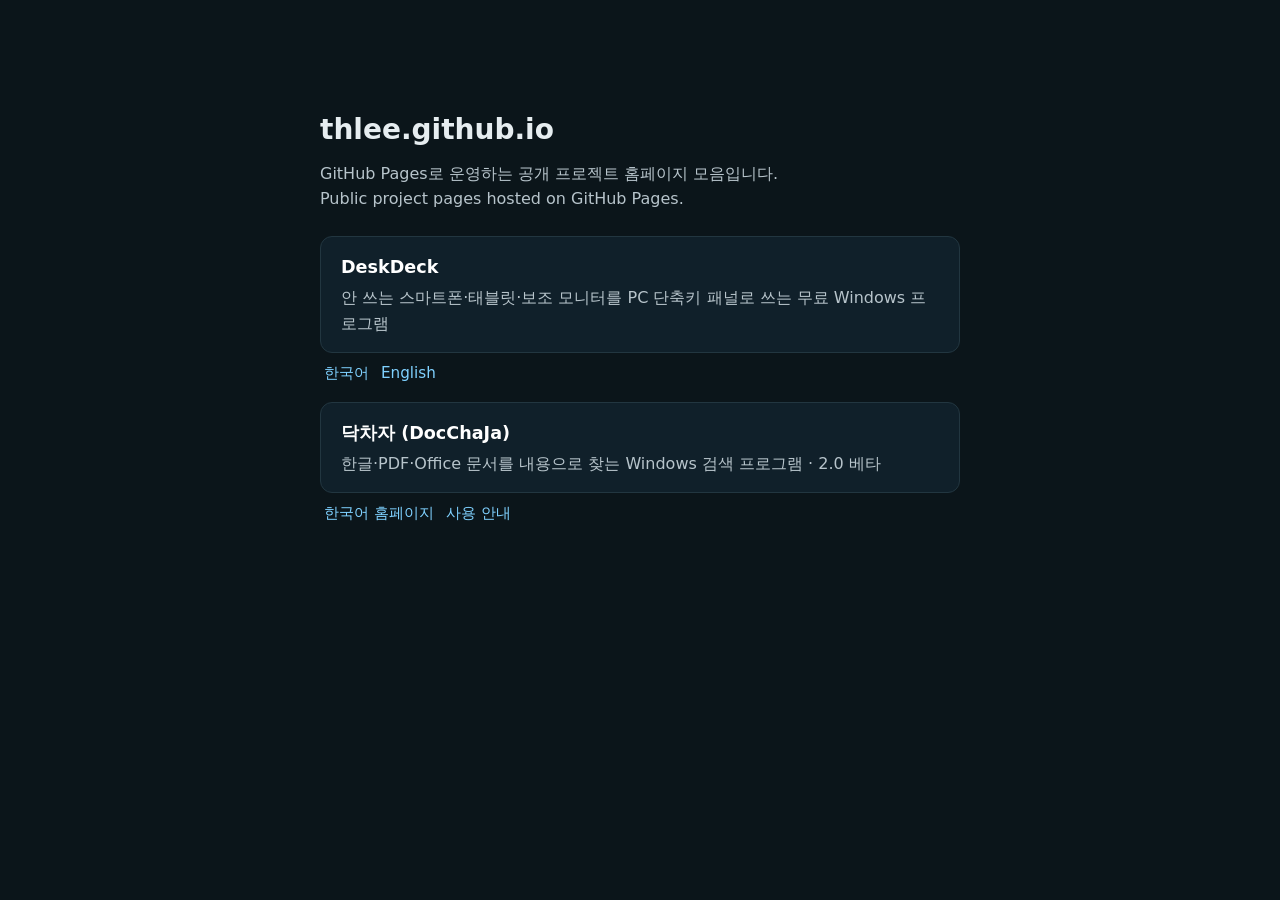
<file: index.html>
<!doctype html>
  <html lang="ko">
  <head>
  <meta charset="utf-8">
  <meta name="viewport" content="width=device-width, initial-scale=1">
  <title>thlee.github.io</title>
  <meta name="description" content="thlee의 GitHub Pages 루트 페이지입니다. DeskDeck 홈페이지(한국어·영문)로 이동할 수 있습니다.">
  <link rel="canonical" href="https://thlee.github.io/">
  <meta name="theme-color" content="#0b151a">
  <style>
  body{margin:0;font-family:system-ui,-apple-system,"Segoe UI",Roboto,"Noto Sans KR",sans-serif;background:#0b151a;color:#e6edf0;line-height:1.6}
main{max-width:640px;margin:0 auto;padding:12vh 24px 8vh}
h1{font-size:1.75rem;margin:0 0 .5rem}
p{margin:0 0 1rem;color:#b7c4cb}
ul{list-style:none;padding:0;margin:1.5rem 0 0}
li{margin:0 0 1rem}
a{color:#7fd1ff;text-decoration:none}
a:hover{text-decoration:underline}
  .card{display:block;padding:1rem 1.25rem;border:1px solid #223640;border-radius:12px;background:#10202a;color:#b7c4cb}
.card strong{display:block;font-size:1.1rem;margin-bottom:.25rem;color:#fff}
.lang{margin:.5rem 0 0 .25rem;font-size:.95rem}
.lang a{margin-right:.75rem}
</style>
  </head>
  <body>
  <main>
  <h1>thlee.github.io</h1>
  <p>GitHub Pages로 운영하는 공개 프로젝트 홈페이지 모음입니다.<br><span lang="en">Public project pages hosted on GitHub Pages.</span></p>
<ul>
  <li>
  <a class="card" href="/deskdeck/"><strong>DeskDeck</strong>안 쓰는 스마트폰·태블릿·보조 모니터를 PC 단축키 패널로 쓰는 무료 Windows 프로그램</a>
  <p class="lang"><a href="/deskdeck/" hreflang="ko">한국어</a><a href="/deskdeck/index.en.html" lang="en" hreflang="en">English</a></p>
  </li>
  <li>
  <a class="card" href="/docchaja/"><strong>닥차자 (DocChaJa)</strong>한글·PDF·Office 문서를 내용으로 찾는 Windows 검색 프로그램 · 2.0 베타</a>
  <p class="lang"><a href="/docchaja/" hreflang="ko">한국어 홈페이지</a><a href="/docchaja/guide.html">사용 안내</a></p>
  </li>
  </ul>
  </main>
  </body>
  </html>
</file>
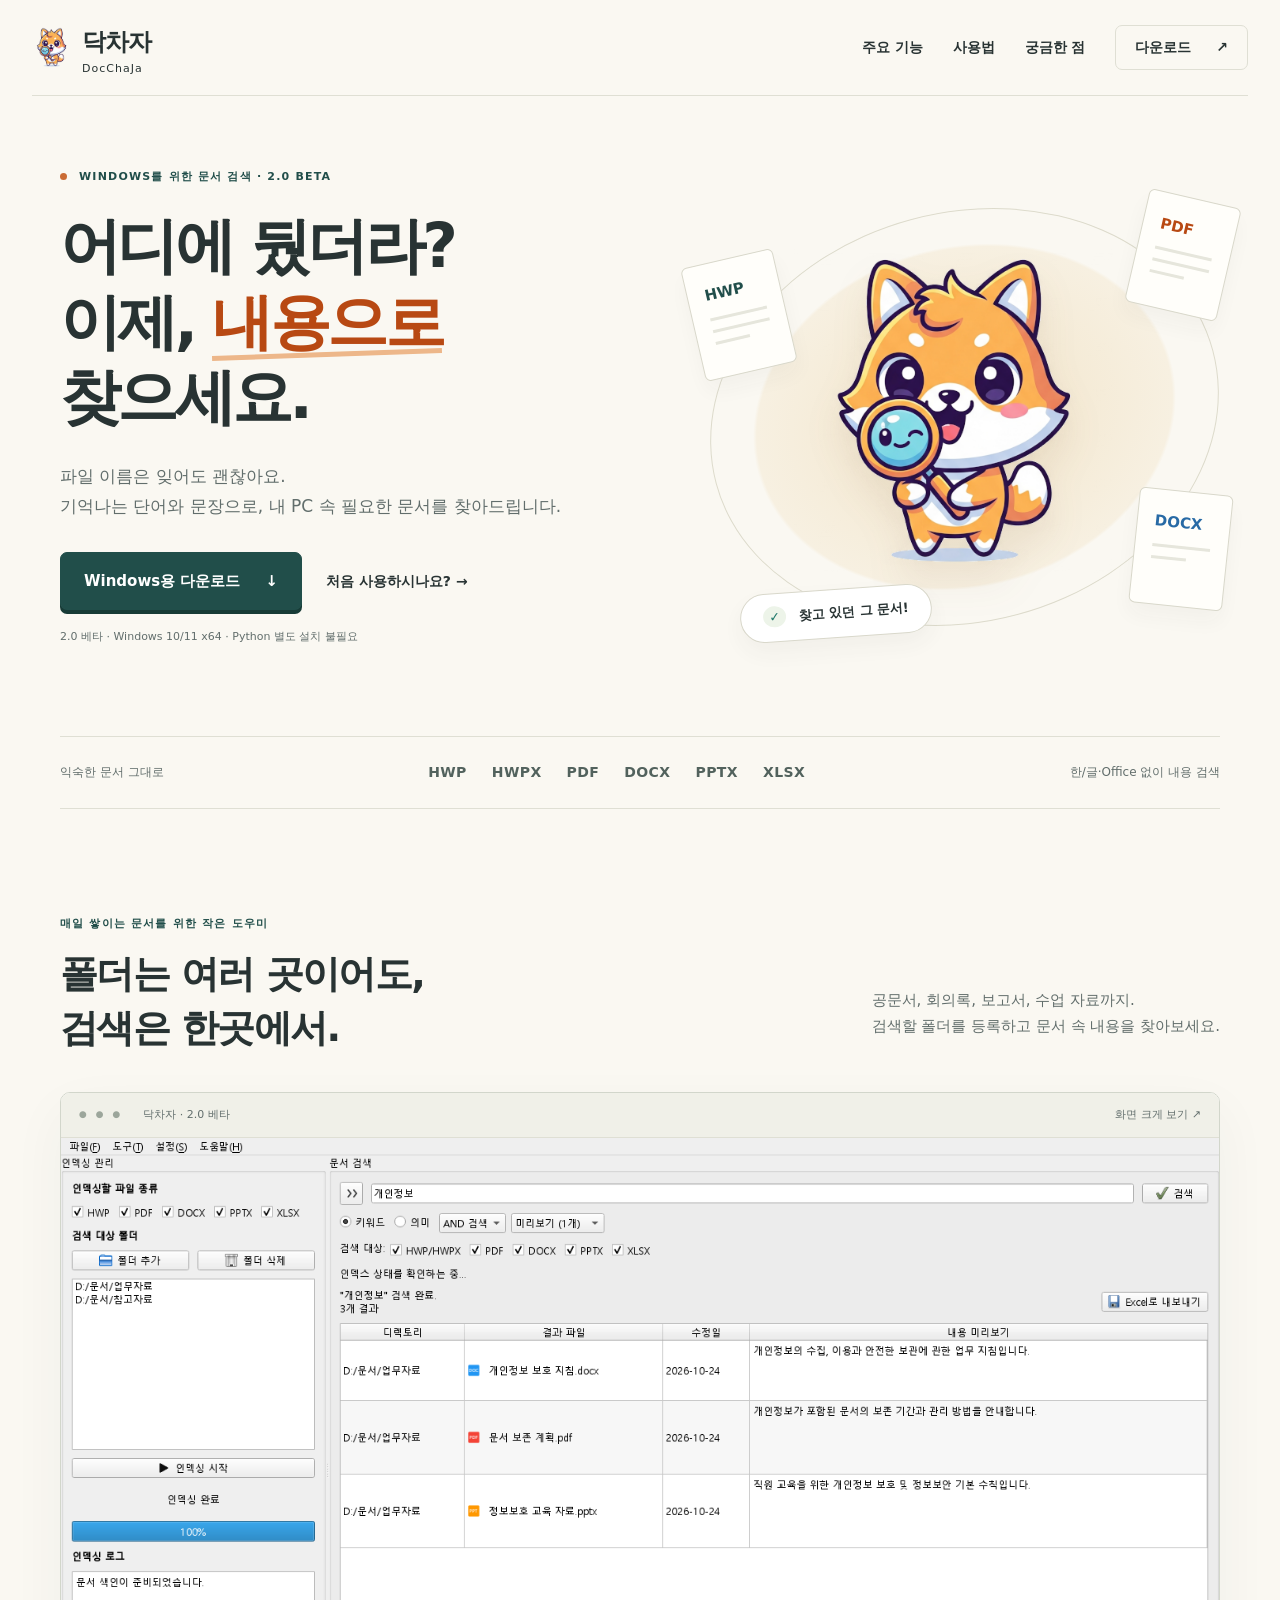
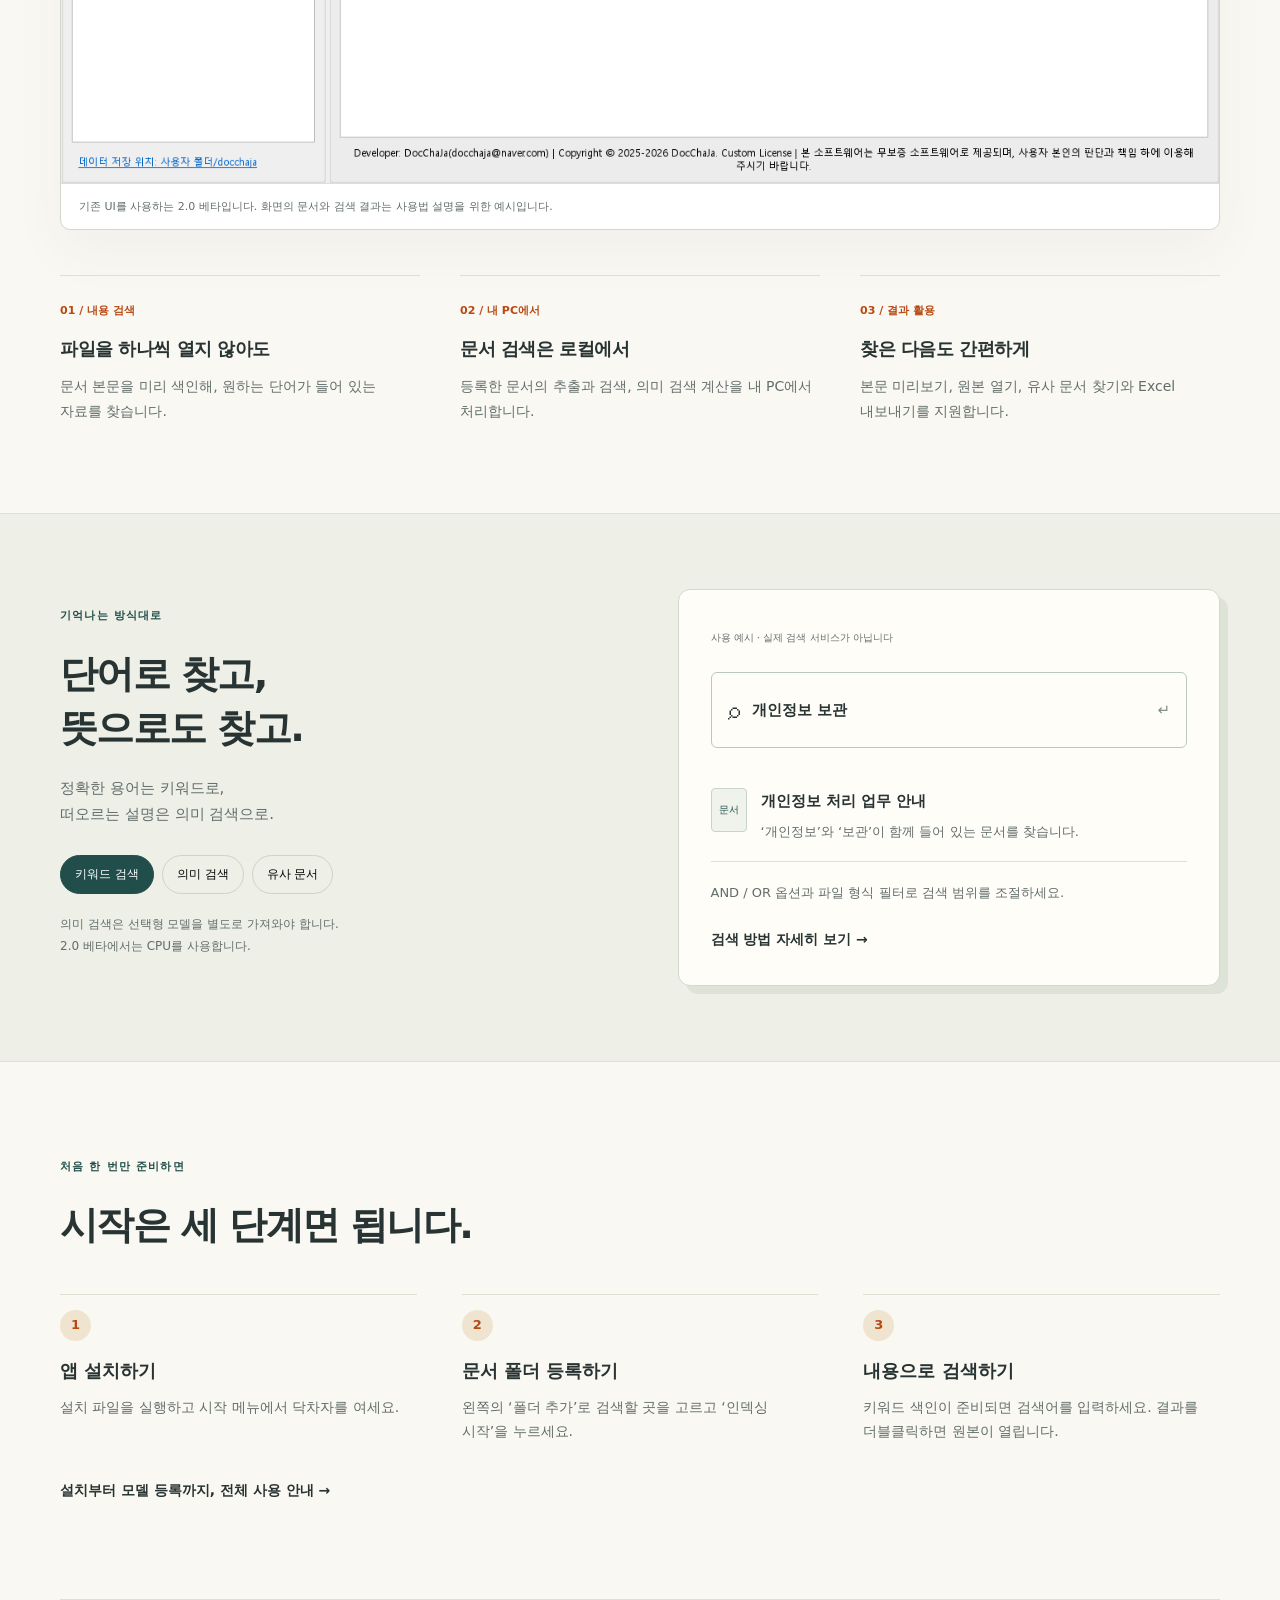
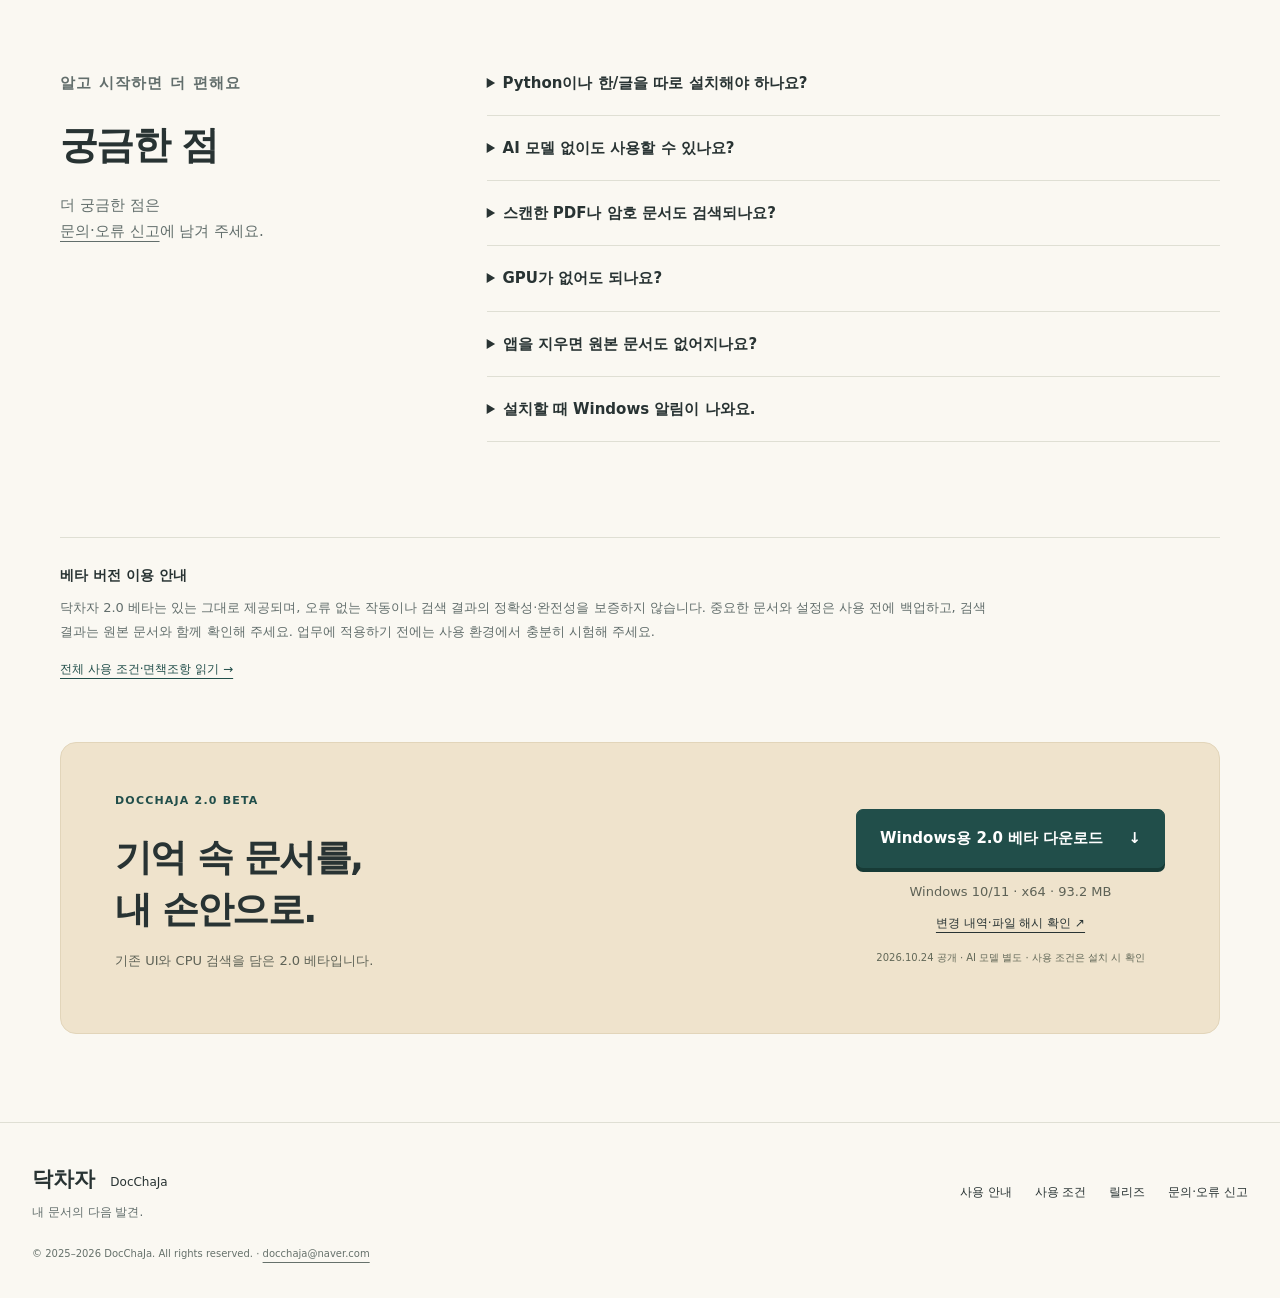
<file: docchaja/index.html>
<!doctype html><html lang="ko"><head><meta charset="utf-8"><meta name="viewport" content="width=device-width, initial-scale=1"><meta name="theme-color" content="#faf8f2"><link rel="icon" href="assets/favicon.ico"><link rel="stylesheet" href="style.css"><title>닥차자 — 내 문서, 내용으로 찾다. | DocChaJa 2.0 베타</title><meta name="description" content="한글·PDF·Office 문서를 내용으로 찾는 Windows 문서 검색 프로그램. 닥차자 2.0 베타 설치 파일, 사용법과 의미 검색 모델 안내."><link rel="canonical" href="https://thlee.github.io/docchaja/"><meta property="og:title" content="닥차자 — 내 문서, 내용으로 찾다."><meta property="og:description" content="흩어진 HWP·PDF·Office 문서를 한곳에서. Windows용 2.0 베타를 만나보세요."><meta property="og:type" content="website"><meta property="og:url" content="https://thlee.github.io/docchaja/"><meta property="og:image" content="https://thlee.github.io/docchaja/assets/fox.png"></head><body><a class="skip" href="#main">본문으로 이동</a><header class="header"><a class="brand" href="./"><img src="assets/fox.png" alt="" width="40" height="40"><strong>닥차자<span>DocChaJa</span></strong></a><nav aria-label="주 메뉴"><a href="./#features">주요 기능</a><a href="guide.html">사용법</a><a href="./#faq">궁금한 점</a><a class="nav-download" href="./#download">다운로드 <span aria-hidden="true">↗</span></a></nav></header>
<main id="main">
<section class="hero wrap">
<div class="hero-copy"><p class="eyebrow"><span class="status-dot"></span> WINDOWS를 위한 문서 검색 · 2.0 BETA</p><h1>어디에 뒀더라?<br>이제, <em>내용으로</em><br>찾으세요.</h1><p class="lead">파일 이름은 잊어도 괜찮아요.<br>기억나는 단어와 문장으로,<br class="mobile-break"> 내 PC 속 필요한 문서를 찾아드립니다.</p><div class="hero-actions"><a class="button primary" href="https://github.com/thlee/docchaja-releases/releases/download/v2.0.0-beta.1/DocChaJa-Setup-2.0.0-beta-x64.exe">Windows용 다운로드 <span aria-hidden="true">↓</span></a><a class="text-link" href="guide.html">처음 사용하시나요? <span aria-hidden="true">→</span></a></div><p class="download-note">2.0 베타 · Windows 10/11 x64 · Python 별도 설치 불필요</p></div>
<div class="hero-art" aria-label="돋보기를 든 닥차자 여우 캐릭터"><div class="orbit"></div><span class="paper paper-one"><b>HWP</b><i></i><i></i><i></i></span><span class="paper paper-two"><b>PDF</b><i></i><i></i><i></i></span><span class="paper paper-three"><b>DOCX</b><i></i><i></i></span><img class="fox" src="assets/fox.png" width="405" height="405" alt="문서를 찾아주는 돋보기 여우"><div class="found"><span aria-hidden="true">✓</span> 찾고 있던 그 문서!</div></div>
</section>
<div class="formats wrap"><span>익숙한 문서 그대로</span><div><b>HWP</b><b>HWPX</b><b>PDF</b><b>DOCX</b><b>PPTX</b><b>XLSX</b></div><span>한/글·Office 없이 내용 검색</span></div>
<section class="product wrap" id="features"><div class="section-heading"><div><p class="eyebrow">매일 쌓이는 문서를 위한 작은 도우미</p><h2>폴더는 여러 곳이어도,<br>검색은 한곳에서.</h2></div><p>공문서, 회의록, 보고서, 수업 자료까지.<br>검색할 폴더를 등록하고 문서 속 내용을 찾아보세요.</p></div><figure class="app-frame"><div class="frame-top"><span class="window-dots" aria-hidden="true">● ● ●</span><span>닥차자 · 2.0 베타</span><a href="assets/app-preview.png" target="_blank" rel="noopener">화면 크게 보기 ↗</a></div><img src="assets/app-preview.png" alt="왼쪽 인덱싱 관리와 오른쪽 문서 검색 결과가 함께 표시된 닥차자 2.0 베타 화면" width="1400" height="780" loading="lazy"><figcaption>기존 UI를 사용하는 2.0 베타입니다. 화면의 문서와 검색 결과는 사용법 설명을 위한 예시입니다.</figcaption></figure>
<div class="feature-lines"><article><span>01 / 내용 검색</span><h3>파일을 하나씩 열지 않아도</h3><p>문서 본문을 미리 색인해, 원하는 단어가 들어 있는 자료를 찾습니다.</p></article><article><span>02 / 내 PC에서</span><h3>문서 검색은 로컬에서</h3><p>등록한 문서의 추출과 검색, 의미 검색 계산을 내 PC에서 처리합니다.</p></article><article><span>03 / 결과 활용</span><h3>찾은 다음도 간편하게</h3><p>본문 미리보기, 원본 열기, 유사 문서 찾기와 Excel 내보내기를 지원합니다.</p></article></div></section>
<section class="ways"><div class="wrap ways-grid"><div><p class="eyebrow">기억나는 방식대로</p><h2>단어로 찾고,<br>뜻으로도 찾고.</h2><p>정확한 용어는 키워드로,<br>떠오르는 설명은 의미 검색으로.</p><div class="mode-buttons" role="tablist" aria-label="검색 방식"><button role="tab" id="tab-keyword" aria-controls="mode-panel" aria-selected="true" data-mode="keyword">키워드 검색</button><button role="tab" id="tab-semantic" aria-controls="mode-panel" aria-selected="false" tabindex="-1" data-mode="semantic">의미 검색</button><button role="tab" id="tab-similar" aria-controls="mode-panel" aria-selected="false" tabindex="-1" data-mode="similar">유사 문서</button></div><p class="small">의미 검색은 선택형 모델을 별도로 가져와야 합니다.<br>2.0 베타에서는 CPU를 사용합니다.</p></div><div class="example" id="mode-panel" role="tabpanel" aria-labelledby="tab-keyword"><span class="sample-label">사용 예시 · 실제 검색 서비스가 아닙니다</span><div class="query"><span aria-hidden="true">⌕</span><strong id="example-query">개인정보 보관</strong><span class="query-arrow" aria-hidden="true">↵</span></div><div class="sample-document"><span class="file-tag">문서</span><div><h3 id="example-title">개인정보 처리 업무 안내</h3><p id="example-body">‘개인정보’와 ‘보관’이 함께 들어 있는 문서를 찾습니다.</p></div></div><p id="example-detail" class="example-detail">AND / OR 옵션과 파일 형식 필터로 검색 범위를 조절하세요.</p><a href="guide.html#search" class="text-link">검색 방법 자세히 보기 →</a></div></div></section>
<section class="start wrap" id="start"><p class="eyebrow">처음 한 번만 준비하면</p><h2>시작은 세 단계면 됩니다.</h2><ol class="steps"><li><span>1</span><h3>앱 설치하기</h3><p>설치 파일을 실행하고 시작 메뉴에서 닥차자를 여세요.</p></li><li><span>2</span><h3>문서 폴더 등록하기</h3><p>왼쪽의 ‘폴더 추가’로 검색할 곳을 고르고 ‘인덱싱 시작’을 누르세요.</p></li><li><span>3</span><h3>내용으로 검색하기</h3><p>키워드 색인이 준비되면 검색어를 입력하세요. 결과를 더블클릭하면 원본이 열립니다.</p></li></ol><a href="guide.html" class="text-link">설치부터 모델 등록까지, 전체 사용 안내 →</a></section>
<section class="faq wrap" id="faq"><div><p class="eyebrow">알고 시작하면 더 편해요</p><h2>궁금한 점</h2><p>더 궁금한 점은<br><a href="https://github.com/thlee/docchaja-releases/issues">문의·오류 신고</a>에 남겨 주세요.</p></div><div class="questions"><details><summary>Python이나 한/글을 따로 설치해야 하나요?</summary><p>검색에 필요한 실행 환경이 함께 설치됩니다. Python, 한/글, MS Office 없이 문서 내용을 검색할 수 있습니다. 검색 결과의 원본 파일을 열 때는 해당 형식을 열 수 있는 프로그램이 필요합니다.</p></details><details><summary>AI 모델 없이도 사용할 수 있나요?</summary><p>네. 키워드 검색은 모델 없이 사용할 수 있습니다. 의미 검색을 원하면 EmbeddingGemma ONNX 파일 6개를 따로 받아 ‘설정 → AI 모델 관리’에서 가져오세요. 이 버전에는 자동 다운로드 기능이 없습니다. <a href="guide.html#models">모델 가져오기 안내</a></p></details><details><summary>스캔한 PDF나 암호 문서도 검색되나요?</summary><p>텍스트가 없는 이미지 전용 PDF의 OCR은 제공하지 않습니다. 암호·DRM으로 보호되거나 손상된 문서는 건너뛸 수 있습니다. 구형 DOC·PPT·XLS 대신 DOCX·PPTX·XLSX 형식을 지원합니다.</p></details><details><summary>GPU가 없어도 되나요?</summary><p>네. 2.0 베타는 CPU 전용입니다. GPU 가속과 새 UI는 3.0 개발 범위이며 이번 다운로드에 포함되지 않습니다.</p></details><details><summary>앱을 지우면 원본 문서도 없어지나요?</summary><p>제거 프로그램은 원본 문서를 지우지 않습니다. 설정·색인·가져온 모델도 남겨 두므로 다시 설치할 때 활용할 수 있습니다. 기본 데이터 위치는 사용자 폴더 아래의 docchaja입니다.</p></details><details><summary>설치할 때 Windows 알림이 나와요.</summary><p>현재 베타 설치 파일은 코드 서명이 없어 게시자 확인 또는 SmartScreen 안내가 나올 수 있습니다. 공식 다운로드 주소와 릴리즈의 파일 해시를 확인하세요. 회사·학교 PC에서는 조직의 설치 정책을 따르세요.</p></details></div></section>
<aside class="beta-notice wrap" aria-labelledby="beta-notice-title"><h3 id="beta-notice-title">베타 버전 이용 안내</h3><p>닥차자 2.0 베타는 있는 그대로 제공되며, 오류 없는 작동이나 검색 결과의 정확성·완전성을 보증하지 않습니다. 중요한 문서와 설정은 사용 전에 백업하고, 검색 결과는 원본 문서와 함께 확인해 주세요. 업무에 적용하기 전에는 사용 환경에서 충분히 시험해 주세요.</p><a href="LICENSE.txt">전체 사용 조건·면책조항 읽기 →</a></aside><section class="download wrap" id="download"><div><p class="eyebrow">DOCCHAJA 2.0 BETA</p><h2>기억 속 문서를,<br>내 손안으로.</h2><p>기존 UI와 CPU 검색을 담은 2.0 베타입니다.</p></div><div class="download-box"><a class="button primary" href="https://github.com/thlee/docchaja-releases/releases/download/v2.0.0-beta.1/DocChaJa-Setup-2.0.0-beta-x64.exe">Windows용 2.0 베타 다운로드 <span aria-hidden="true">↓</span></a><p>Windows 10/11 · x64 · <span id="installer-size">93.2 MB</span></p><a href="https://github.com/thlee/docchaja-releases/releases/tag/v2.0.0-beta.1">변경 내역·파일 해시 확인 ↗</a><small>2026.10.24 공개 · AI 모델 별도 · 사용 조건은 설치 시 확인</small></div></section>
</main><footer><a class="footer-brand" href="./">닥차자 <span>DocChaJa</span></a><p>내 문서의 다음 발견.</p><div><a href="guide.html">사용 안내</a><a href="LICENSE.txt">사용 조건</a><a href="https://github.com/thlee/docchaja-releases/releases">릴리즈</a><a href="https://github.com/thlee/docchaja-releases/issues">문의·오류 신고</a></div><small>© 2025–2026 DocChaJa. All rights reserved. · <a href="mailto:docchaja@naver.com">docchaja@naver.com</a></small></footer><script src="site.js" defer></script></body></html>
</file>
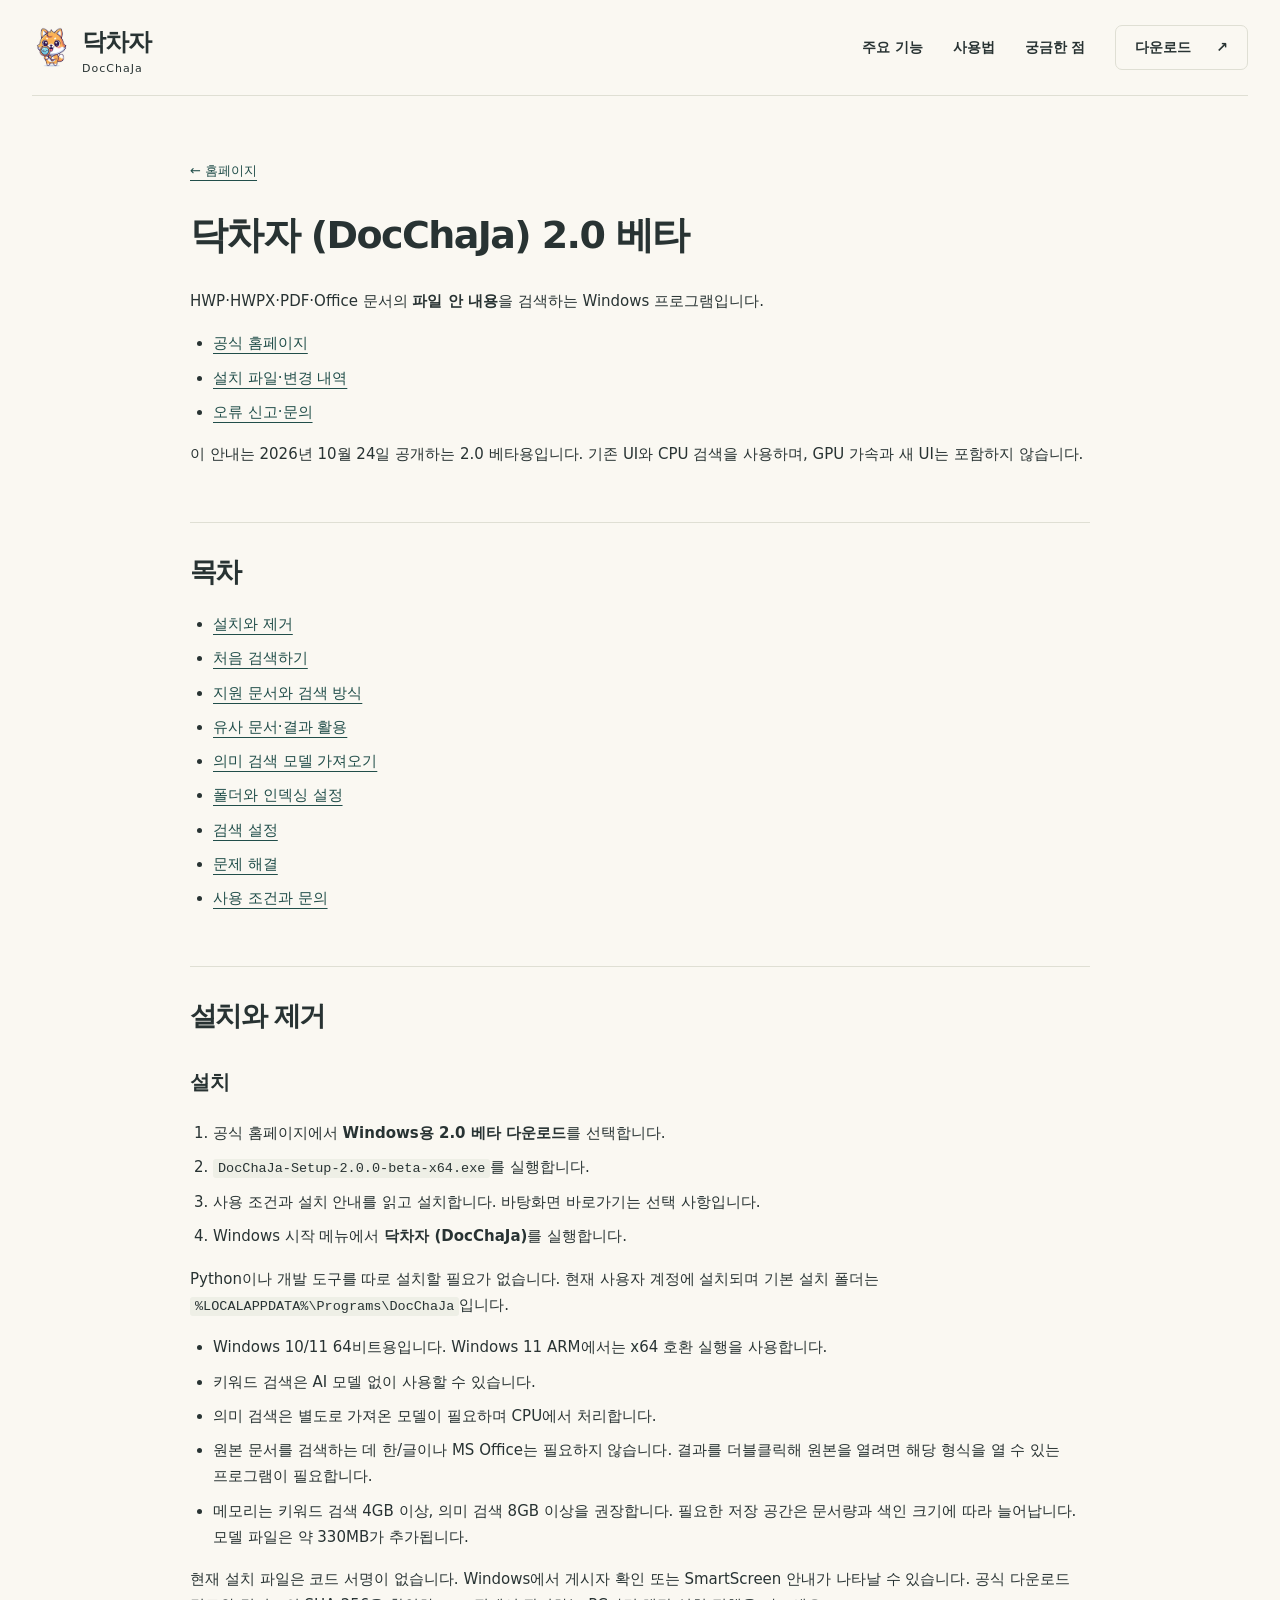
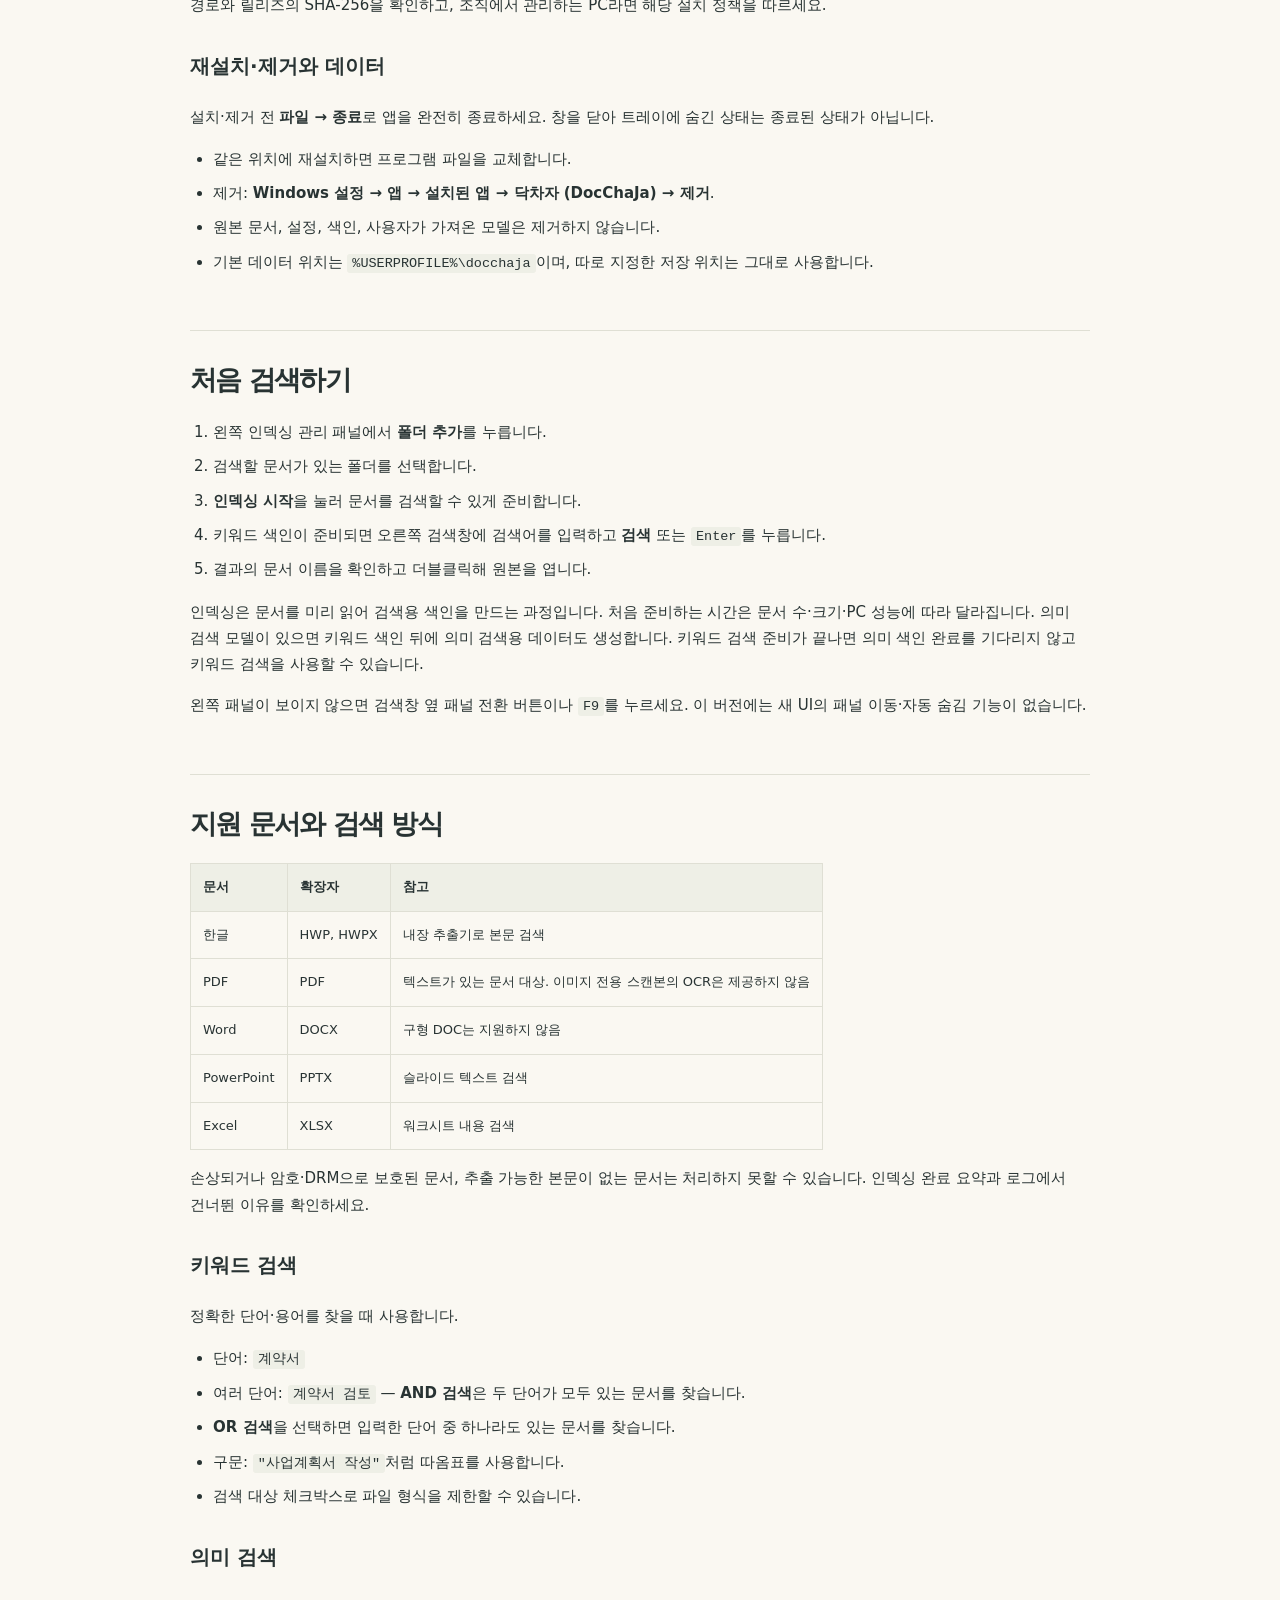
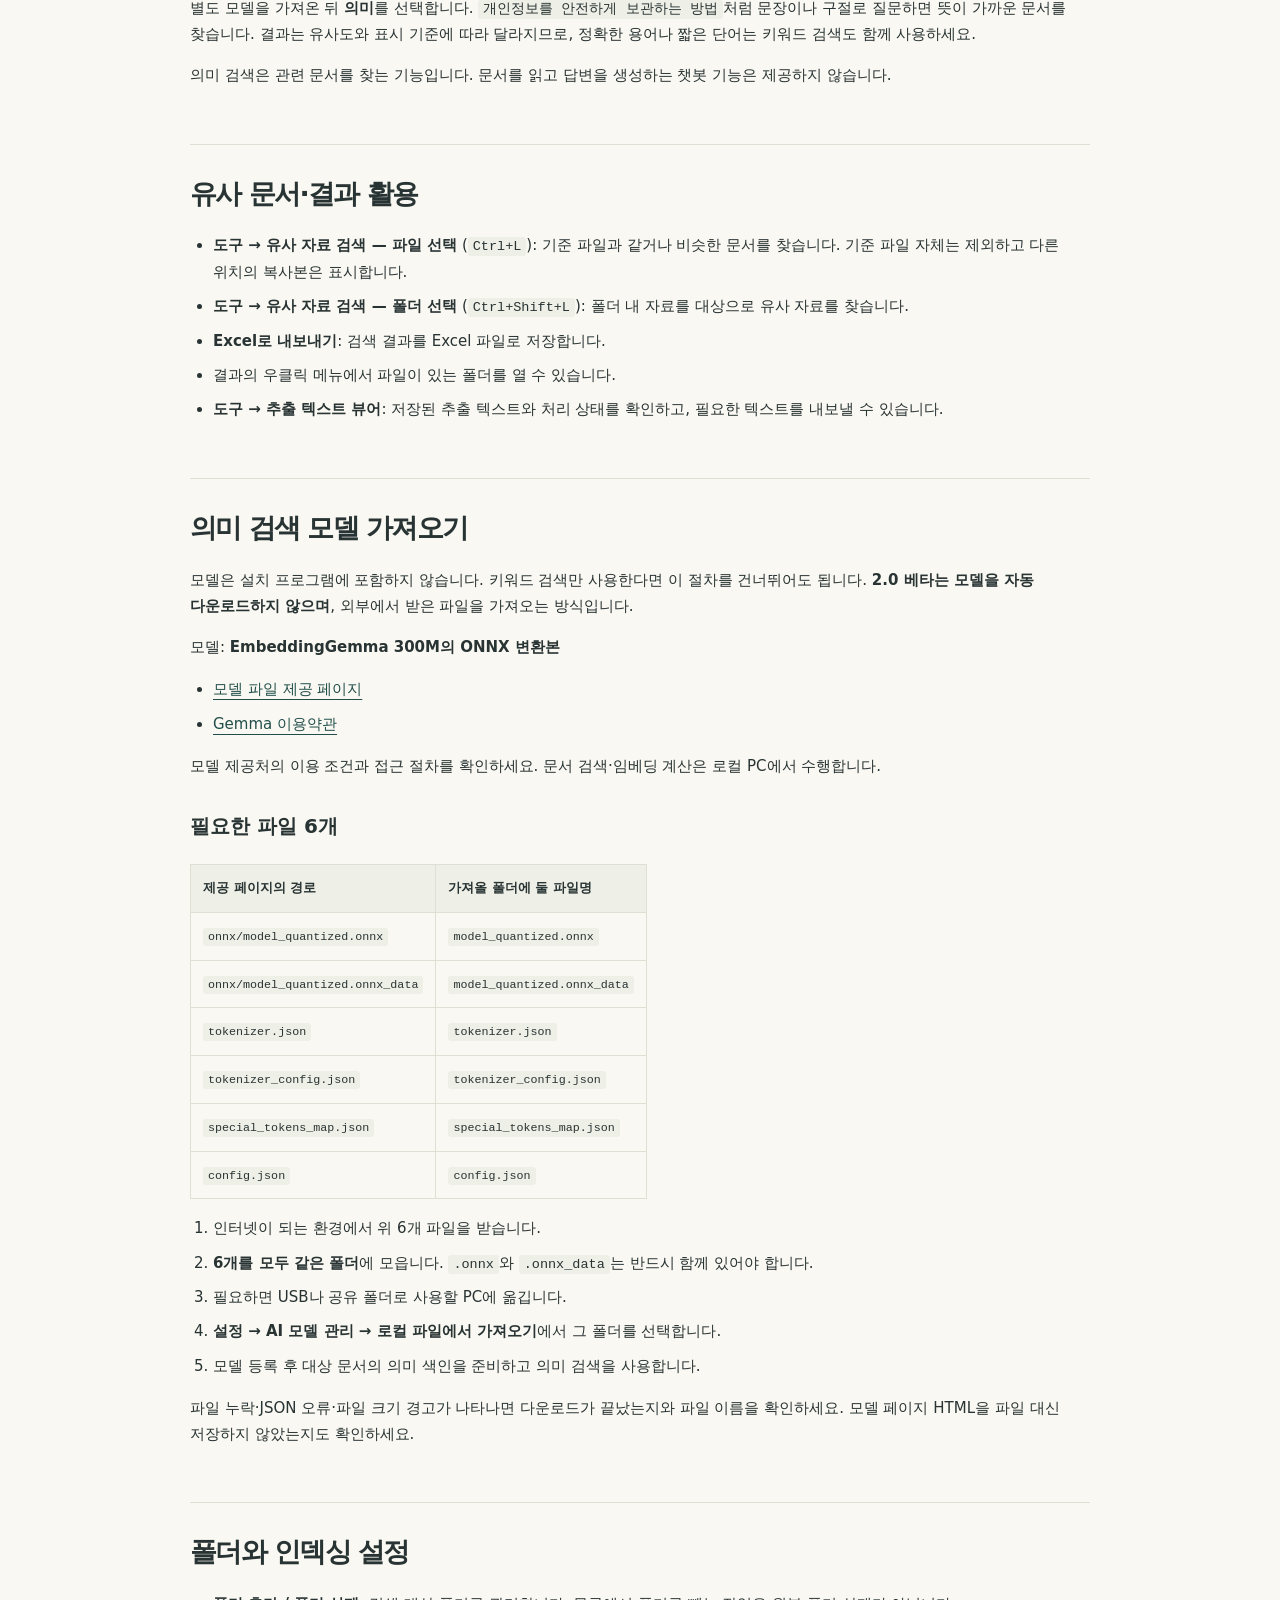
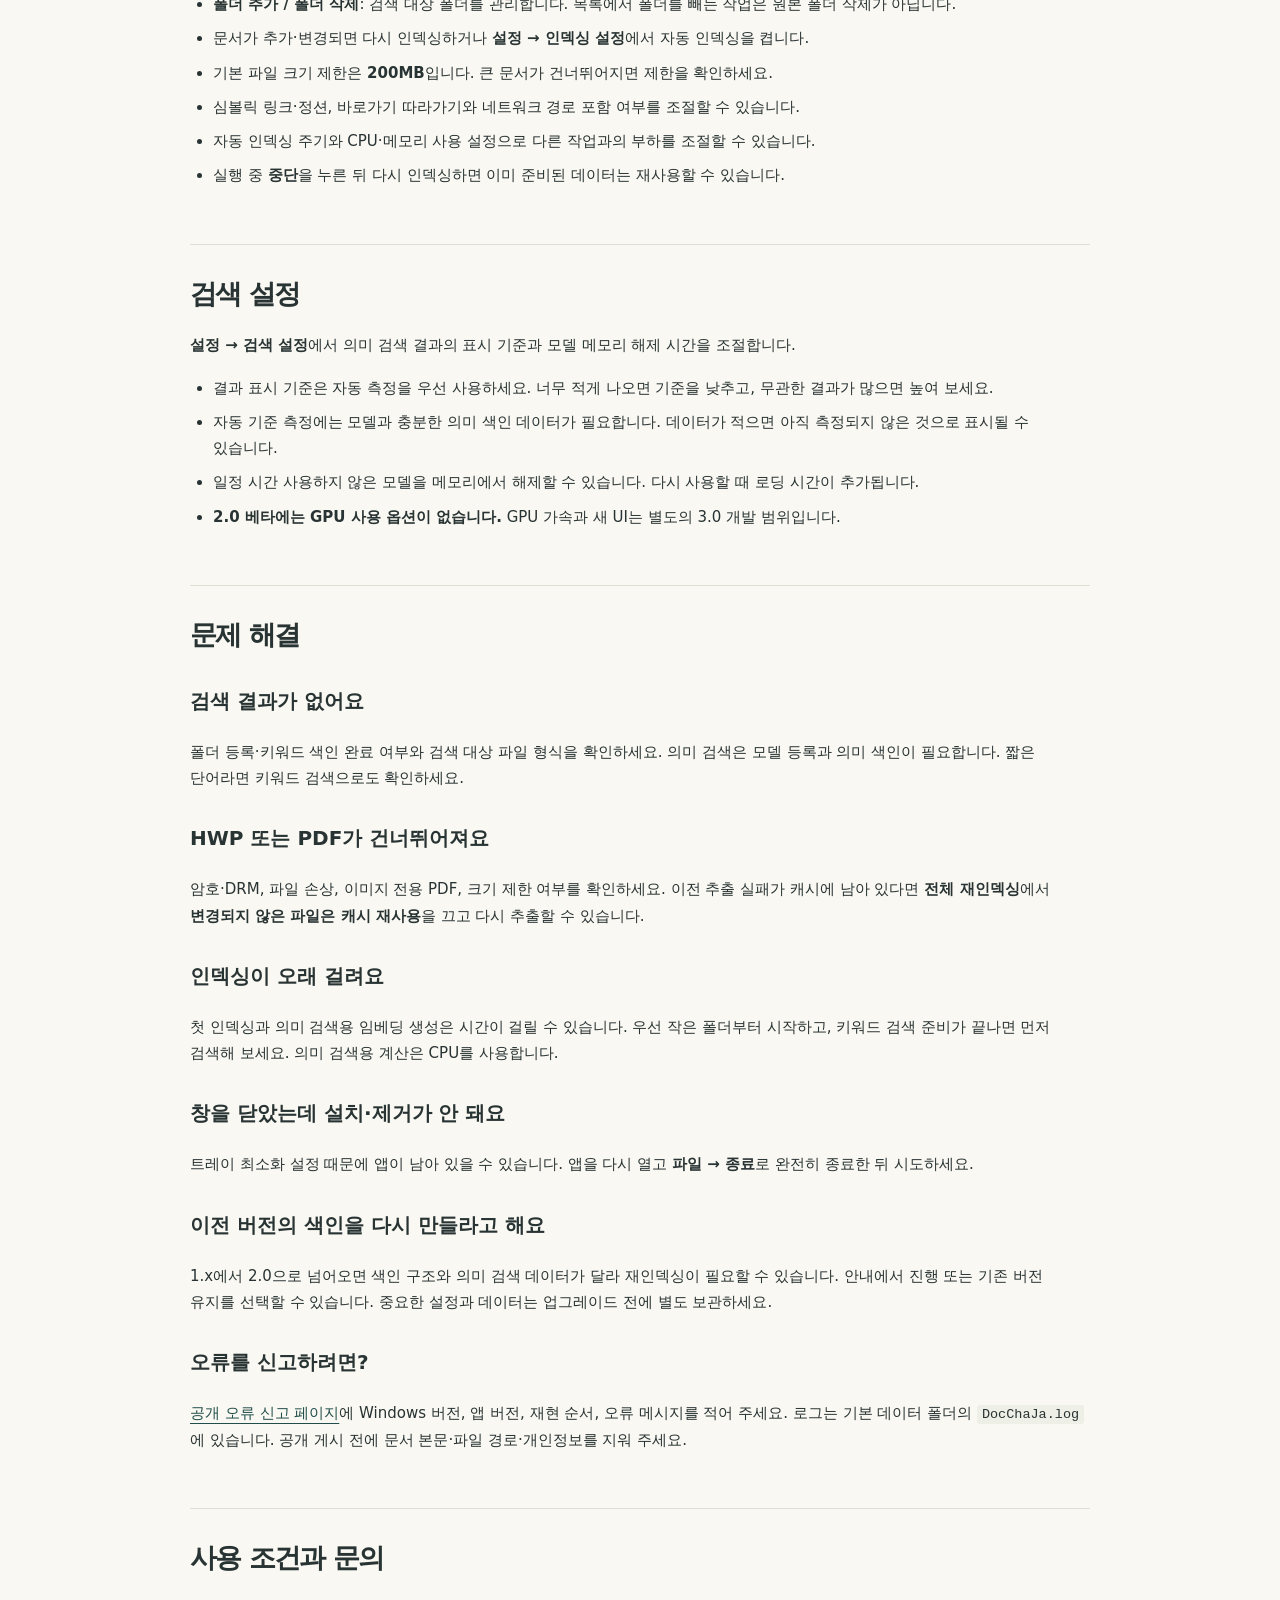
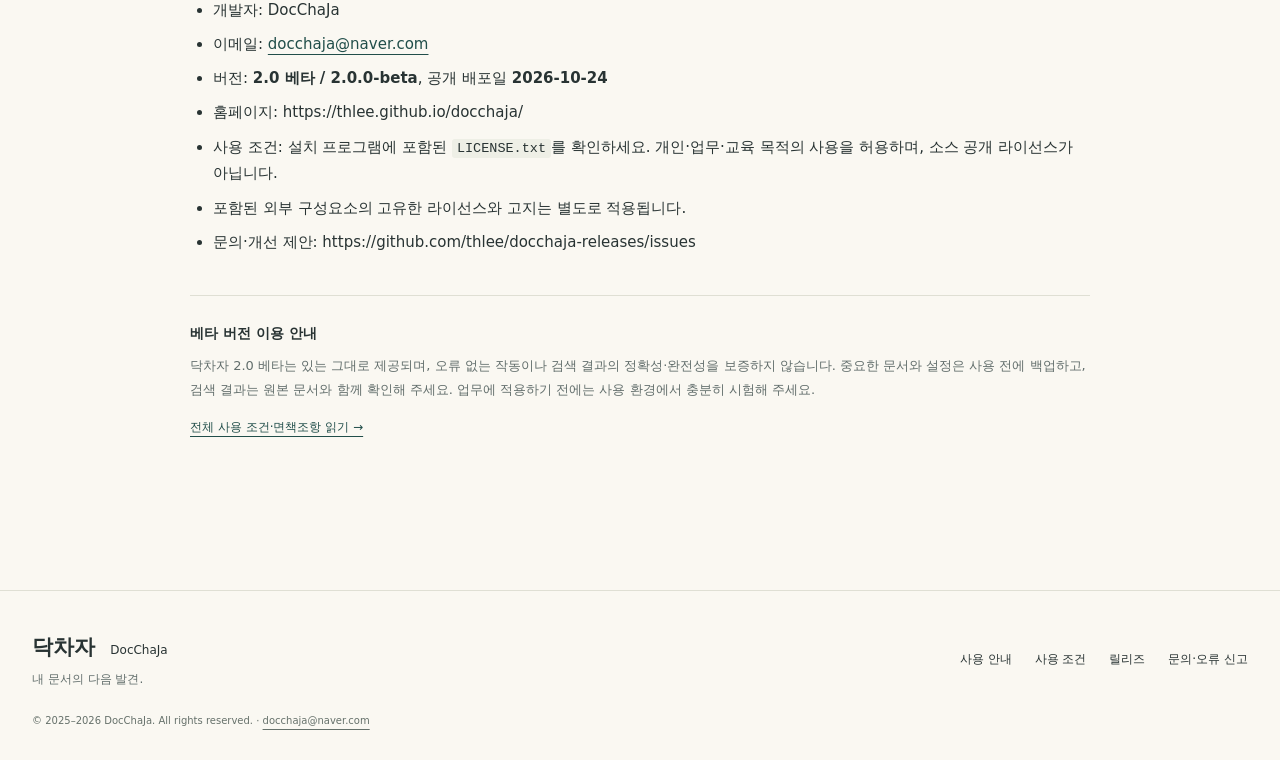
<file: docchaja/guide.html>
<!doctype html><html lang="ko"><head><meta charset="utf-8"><meta name="viewport" content="width=device-width, initial-scale=1"><meta name="theme-color" content="#faf8f2"><link rel="icon" href="assets/favicon.ico"><link rel="stylesheet" href="style.css"><title>사용 안내 — 닥차자 2.0 베타</title><meta name="description" content="닥차자 설치, 문서 색인, 키워드·의미 검색과 모델 가져오기 안내"><link rel="canonical" href="https://thlee.github.io/docchaja/guide.html"></head><body><a class="skip" href="#main">본문으로 이동</a><header class="header"><a class="brand" href="./"><img src="assets/fox.png" alt="" width="40" height="40"><strong>닥차자<span>DocChaJa</span></strong></a><nav aria-label="주 메뉴"><a href="./#features">주요 기능</a><a href="guide.html">사용법</a><a href="./#faq">궁금한 점</a><a class="nav-download" href="./#download">다운로드 <span aria-hidden="true">↗</span></a></nav></header><main id="main" class="guide wrap"><a class="back" href="./">← 홈페이지</a><h1>닥차자 (DocChaJa) 2.0 베타</h1>
<p>HWP·HWPX·PDF·Office 문서의 <strong>파일 안 내용</strong>을 검색하는 Windows 프로그램입니다.</p>
<ul>
<li><a href="https://thlee.github.io/docchaja/">공식 홈페이지</a></li>
<li><a href="https://github.com/thlee/docchaja-releases/releases">설치 파일·변경 내역</a></li>
<li><a href="https://github.com/thlee/docchaja-releases/issues">오류 신고·문의</a></li>
</ul>
<p>이 안내는 2026년 10월 24일 공개하는 2.0 베타용입니다. 기존 UI와 CPU 검색을 사용하며, GPU 가속과 새 UI는 포함하지 않습니다.</p>
<h2>목차</h2>
<ul>
<li><a href="#install">설치와 제거</a></li>
<li><a href="#start">처음 검색하기</a></li>
<li><a href="#search">지원 문서와 검색 방식</a></li>
<li><a href="#advanced">유사 문서·결과 활용</a></li>
<li><a href="#models">의미 검색 모델 가져오기</a></li>
<li><a href="#indexing">폴더와 인덱싱 설정</a></li>
<li><a href="#settings">검색 설정</a></li>
<li><a href="#troubleshooting">문제 해결</a></li>
<li><a href="#support">사용 조건과 문의</a></li>
</ul>
<h2 id="install">설치와 제거</h2>
<h3>설치</h3>
<ol>
<li>공식 홈페이지에서 <strong>Windows용 2.0 베타 다운로드</strong>를 선택합니다.</li>
<li><code>DocChaJa-Setup-2.0.0-beta-x64.exe</code>를 실행합니다.</li>
<li>사용 조건과 설치 안내를 읽고 설치합니다. 바탕화면 바로가기는 선택 사항입니다.</li>
<li>Windows 시작 메뉴에서 <strong>닥차자 (DocChaJa)</strong>를 실행합니다.</li>
</ol>
<p>Python이나 개발 도구를 따로 설치할 필요가 없습니다. 현재 사용자 계정에 설치되며 기본 설치 폴더는 <code>%LOCALAPPDATA%\Programs\DocChaJa</code>입니다.</p>
<ul>
<li>Windows 10/11 64비트용입니다. Windows 11 ARM에서는 x64 호환 실행을 사용합니다.</li>
<li>키워드 검색은 AI 모델 없이 사용할 수 있습니다.</li>
<li>의미 검색은 별도로 가져온 모델이 필요하며 CPU에서 처리합니다.</li>
<li>원본 문서를 검색하는 데 한/글이나 MS Office는 필요하지 않습니다. 결과를 더블클릭해 원본을 열려면 해당 형식을 열 수 있는 프로그램이 필요합니다.</li>
<li>메모리는 키워드 검색 4GB 이상, 의미 검색 8GB 이상을 권장합니다. 필요한 저장 공간은 문서량과 색인 크기에 따라 늘어납니다. 모델 파일은 약 330MB가 추가됩니다.</li>
</ul>
<p>현재 설치 파일은 코드 서명이 없습니다. Windows에서 게시자 확인 또는 SmartScreen 안내가 나타날 수 있습니다. 공식 다운로드 경로와 릴리즈의 SHA-256을 확인하고, 조직에서 관리하는 PC라면 해당 설치 정책을 따르세요.</p>
<h3>재설치·제거와 데이터</h3>
<p>설치·제거 전 <strong>파일 → 종료</strong>로 앱을 완전히 종료하세요. 창을 닫아 트레이에 숨긴 상태는 종료된 상태가 아닙니다.</p>
<ul>
<li>같은 위치에 재설치하면 프로그램 파일을 교체합니다.</li>
<li>제거: <strong>Windows 설정 → 앱 → 설치된 앱 → 닥차자 (DocChaJa) → 제거</strong>.</li>
<li>원본 문서, 설정, 색인, 사용자가 가져온 모델은 제거하지 않습니다.</li>
<li>기본 데이터 위치는 <code>%USERPROFILE%\docchaja</code>이며, 따로 지정한 저장 위치는 그대로 사용합니다.</li>
</ul>
<h2 id="start">처음 검색하기</h2>
<ol>
<li>왼쪽 인덱싱 관리 패널에서 <strong>폴더 추가</strong>를 누릅니다.</li>
<li>검색할 문서가 있는 폴더를 선택합니다.</li>
<li><strong>인덱싱 시작</strong>을 눌러 문서를 검색할 수 있게 준비합니다.</li>
<li>키워드 색인이 준비되면 오른쪽 검색창에 검색어를 입력하고 <strong>검색</strong> 또는 <code>Enter</code>를 누릅니다.</li>
<li>결과의 문서 이름을 확인하고 더블클릭해 원본을 엽니다.</li>
</ol>
<p>인덱싱은 문서를 미리 읽어 검색용 색인을 만드는 과정입니다. 처음 준비하는 시간은 문서 수·크기·PC 성능에 따라 달라집니다. 의미 검색 모델이 있으면 키워드 색인 뒤에 의미 검색용 데이터도 생성합니다. 키워드 검색 준비가 끝나면 의미 색인 완료를 기다리지 않고 키워드 검색을 사용할 수 있습니다.</p>
<p>왼쪽 패널이 보이지 않으면 검색창 옆 패널 전환 버튼이나 <code>F9</code>를 누르세요. 이 버전에는 새 UI의 패널 이동·자동 숨김 기능이 없습니다.</p>
<h2 id="search">지원 문서와 검색 방식</h2>
<table>
<thead>
<tr>
<th>문서</th>
<th>확장자</th>
<th>참고</th>
</tr>
</thead>
<tbody>
<tr>
<td>한글</td>
<td>HWP, HWPX</td>
<td>내장 추출기로 본문 검색</td>
</tr>
<tr>
<td>PDF</td>
<td>PDF</td>
<td>텍스트가 있는 문서 대상. 이미지 전용 스캔본의 OCR은 제공하지 않음</td>
</tr>
<tr>
<td>Word</td>
<td>DOCX</td>
<td>구형 DOC는 지원하지 않음</td>
</tr>
<tr>
<td>PowerPoint</td>
<td>PPTX</td>
<td>슬라이드 텍스트 검색</td>
</tr>
<tr>
<td>Excel</td>
<td>XLSX</td>
<td>워크시트 내용 검색</td>
</tr>
</tbody>
</table>
<p>손상되거나 암호·DRM으로 보호된 문서, 추출 가능한 본문이 없는 문서는 처리하지 못할 수 있습니다. 인덱싱 완료 요약과 로그에서 건너뛴 이유를 확인하세요.</p>
<h3>키워드 검색</h3>
<p>정확한 단어·용어를 찾을 때 사용합니다.</p>
<ul>
<li>단어: <code>계약서</code></li>
<li>여러 단어: <code>계약서 검토</code> — <strong>AND 검색</strong>은 두 단어가 모두 있는 문서를 찾습니다.</li>
<li><strong>OR 검색</strong>을 선택하면 입력한 단어 중 하나라도 있는 문서를 찾습니다.</li>
<li>구문: <code>"사업계획서 작성"</code>처럼 따옴표를 사용합니다.</li>
<li>검색 대상 체크박스로 파일 형식을 제한할 수 있습니다.</li>
</ul>
<h3>의미 검색</h3>
<p>별도 모델을 가져온 뒤 <strong>의미</strong>를 선택합니다. <code>개인정보를 안전하게 보관하는 방법</code>처럼 문장이나 구절로 질문하면 뜻이 가까운 문서를 찾습니다. 결과는 유사도와 표시 기준에 따라 달라지므로, 정확한 용어나 짧은 단어는 키워드 검색도 함께 사용하세요.</p>
<p>의미 검색은 관련 문서를 찾는 기능입니다. 문서를 읽고 답변을 생성하는 챗봇 기능은 제공하지 않습니다.</p>
<h2 id="advanced">유사 문서·결과 활용</h2>
<ul>
<li><strong>도구 → 유사 자료 검색 — 파일 선택</strong> (<code>Ctrl+L</code>): 기준 파일과 같거나 비슷한 문서를 찾습니다. 기준 파일 자체는 제외하고 다른 위치의 복사본은 표시합니다.</li>
<li><strong>도구 → 유사 자료 검색 — 폴더 선택</strong> (<code>Ctrl+Shift+L</code>): 폴더 내 자료를 대상으로 유사 자료를 찾습니다.</li>
<li><strong>Excel로 내보내기</strong>: 검색 결과를 Excel 파일로 저장합니다.</li>
<li>결과의 우클릭 메뉴에서 파일이 있는 폴더를 열 수 있습니다.</li>
<li><strong>도구 → 추출 텍스트 뷰어</strong>: 저장된 추출 텍스트와 처리 상태를 확인하고, 필요한 텍스트를 내보낼 수 있습니다.</li>
</ul>
<h2 id="models">의미 검색 모델 가져오기</h2>
<p>모델은 설치 프로그램에 포함하지 않습니다. 키워드 검색만 사용한다면 이 절차를 건너뛰어도 됩니다. <strong>2.0 베타는 모델을 자동 다운로드하지 않으며</strong>, 외부에서 받은 파일을 가져오는 방식입니다.</p>
<p>모델: <strong>EmbeddingGemma 300M의 ONNX 변환본</strong></p>
<ul>
<li><a href="https://huggingface.co/onnx-community/embeddinggemma-300m-ONNX/tree/main">모델 파일 제공 페이지</a></li>
<li><a href="https://ai.google.dev/gemma/terms">Gemma 이용약관</a></li>
</ul>
<p>모델 제공처의 이용 조건과 접근 절차를 확인하세요. 문서 검색·임베딩 계산은 로컬 PC에서 수행합니다.</p>
<h3>필요한 파일 6개</h3>
<table>
<thead>
<tr>
<th>제공 페이지의 경로</th>
<th>가져올 폴더에 둘 파일명</th>
</tr>
</thead>
<tbody>
<tr>
<td><code>onnx/model_quantized.onnx</code></td>
<td><code>model_quantized.onnx</code></td>
</tr>
<tr>
<td><code>onnx/model_quantized.onnx_data</code></td>
<td><code>model_quantized.onnx_data</code></td>
</tr>
<tr>
<td><code>tokenizer.json</code></td>
<td><code>tokenizer.json</code></td>
</tr>
<tr>
<td><code>tokenizer_config.json</code></td>
<td><code>tokenizer_config.json</code></td>
</tr>
<tr>
<td><code>special_tokens_map.json</code></td>
<td><code>special_tokens_map.json</code></td>
</tr>
<tr>
<td><code>config.json</code></td>
<td><code>config.json</code></td>
</tr>
</tbody>
</table>
<ol>
<li>인터넷이 되는 환경에서 위 6개 파일을 받습니다.</li>
<li><strong>6개를 모두 같은 폴더</strong>에 모읍니다. <code>.onnx</code>와 <code>.onnx_data</code>는 반드시 함께 있어야 합니다.</li>
<li>필요하면 USB나 공유 폴더로 사용할 PC에 옮깁니다.</li>
<li><strong>설정 → AI 모델 관리 → 로컬 파일에서 가져오기</strong>에서 그 폴더를 선택합니다.</li>
<li>모델 등록 후 대상 문서의 의미 색인을 준비하고 의미 검색을 사용합니다.</li>
</ol>
<p>파일 누락·JSON 오류·파일 크기 경고가 나타나면 다운로드가 끝났는지와 파일 이름을 확인하세요. 모델 페이지 HTML을 파일 대신 저장하지 않았는지도 확인하세요.</p>
<h2 id="indexing">폴더와 인덱싱 설정</h2>
<ul>
<li><strong>폴더 추가 / 폴더 삭제</strong>: 검색 대상 폴더를 관리합니다. 목록에서 폴더를 빼는 작업은 원본 폴더 삭제가 아닙니다.</li>
<li>문서가 추가·변경되면 다시 인덱싱하거나 <strong>설정 → 인덱싱 설정</strong>에서 자동 인덱싱을 켭니다.</li>
<li>기본 파일 크기 제한은 <strong>200MB</strong>입니다. 큰 문서가 건너뛰어지면 제한을 확인하세요.</li>
<li>심볼릭 링크·정션, 바로가기 따라가기와 네트워크 경로 포함 여부를 조절할 수 있습니다.</li>
<li>자동 인덱싱 주기와 CPU·메모리 사용 설정으로 다른 작업과의 부하를 조절할 수 있습니다.</li>
<li>실행 중 <strong>중단</strong>을 누른 뒤 다시 인덱싱하면 이미 준비된 데이터는 재사용할 수 있습니다.</li>
</ul>
<h2 id="settings">검색 설정</h2>
<p><strong>설정 → 검색 설정</strong>에서 의미 검색 결과의 표시 기준과 모델 메모리 해제 시간을 조절합니다.</p>
<ul>
<li>결과 표시 기준은 자동 측정을 우선 사용하세요. 너무 적게 나오면 기준을 낮추고, 무관한 결과가 많으면 높여 보세요.</li>
<li>자동 기준 측정에는 모델과 충분한 의미 색인 데이터가 필요합니다. 데이터가 적으면 아직 측정되지 않은 것으로 표시될 수 있습니다.</li>
<li>일정 시간 사용하지 않은 모델을 메모리에서 해제할 수 있습니다. 다시 사용할 때 로딩 시간이 추가됩니다.</li>
<li><strong>2.0 베타에는 GPU 사용 옵션이 없습니다.</strong> GPU 가속과 새 UI는 별도의 3.0 개발 범위입니다.</li>
</ul>
<h2 id="troubleshooting">문제 해결</h2>
<h3>검색 결과가 없어요</h3>
<p>폴더 등록·키워드 색인 완료 여부와 검색 대상 파일 형식을 확인하세요. 의미 검색은 모델 등록과 의미 색인이 필요합니다. 짧은 단어라면 키워드 검색으로도 확인하세요.</p>
<h3>HWP 또는 PDF가 건너뛰어져요</h3>
<p>암호·DRM, 파일 손상, 이미지 전용 PDF, 크기 제한 여부를 확인하세요. 이전 추출 실패가 캐시에 남아 있다면 <strong>전체 재인덱싱</strong>에서 <strong>변경되지 않은 파일은 캐시 재사용</strong>을 끄고 다시 추출할 수 있습니다.</p>
<h3>인덱싱이 오래 걸려요</h3>
<p>첫 인덱싱과 의미 검색용 임베딩 생성은 시간이 걸릴 수 있습니다. 우선 작은 폴더부터 시작하고, 키워드 검색 준비가 끝나면 먼저 검색해 보세요. 의미 검색용 계산은 CPU를 사용합니다.</p>
<h3>창을 닫았는데 설치·제거가 안 돼요</h3>
<p>트레이 최소화 설정 때문에 앱이 남아 있을 수 있습니다. 앱을 다시 열고 <strong>파일 → 종료</strong>로 완전히 종료한 뒤 시도하세요.</p>
<h3>이전 버전의 색인을 다시 만들라고 해요</h3>
<p>1.x에서 2.0으로 넘어오면 색인 구조와 의미 검색 데이터가 달라 재인덱싱이 필요할 수 있습니다. 안내에서 진행 또는 기존 버전 유지를 선택할 수 있습니다. 중요한 설정과 데이터는 업그레이드 전에 별도 보관하세요.</p>
<h3>오류를 신고하려면?</h3>
<p><a href="https://github.com/thlee/docchaja-releases/issues/new/choose">공개 오류 신고 페이지</a>에 Windows 버전, 앱 버전, 재현 순서, 오류 메시지를 적어 주세요. 로그는 기본 데이터 폴더의 <code>DocChaJa.log</code>에 있습니다. 공개 게시 전에 문서 본문·파일 경로·개인정보를 지워 주세요.</p>
<h2 id="support">사용 조건과 문의</h2>
<ul>
<li>개발자: DocChaJa</li><li>이메일: <a href="mailto:docchaja@naver.com">docchaja@naver.com</a></li>
<li>버전: <strong>2.0 베타 / 2.0.0-beta</strong>, 공개 배포일 <strong>2026-10-24</strong></li>
<li>홈페이지: https://thlee.github.io/docchaja/</li>
<li>사용 조건: 설치 프로그램에 포함된 <code>LICENSE.txt</code>를 확인하세요. 개인·업무·교육 목적의 사용을 허용하며, 소스 공개 라이선스가 아닙니다.</li>
<li>포함된 외부 구성요소의 고유한 라이선스와 고지는 별도로 적용됩니다.</li>
<li>문의·개선 제안: https://github.com/thlee/docchaja-releases/issues</li>
</ul><aside class="beta-notice" aria-labelledby="beta-notice-title"><h3 id="beta-notice-title">베타 버전 이용 안내</h3><p>닥차자 2.0 베타는 있는 그대로 제공되며, 오류 없는 작동이나 검색 결과의 정확성·완전성을 보증하지 않습니다. 중요한 문서와 설정은 사용 전에 백업하고, 검색 결과는 원본 문서와 함께 확인해 주세요. 업무에 적용하기 전에는 사용 환경에서 충분히 시험해 주세요.</p><a href="LICENSE.txt">전체 사용 조건·면책조항 읽기 →</a></aside></main><footer><a class="footer-brand" href="./">닥차자 <span>DocChaJa</span></a><p>내 문서의 다음 발견.</p><div><a href="guide.html">사용 안내</a><a href="LICENSE.txt">사용 조건</a><a href="https://github.com/thlee/docchaja-releases/releases">릴리즈</a><a href="https://github.com/thlee/docchaja-releases/issues">문의·오류 신고</a></div><small>© 2025–2026 DocChaJa. All rights reserved. · <a href="mailto:docchaja@naver.com">docchaja@naver.com</a></small></footer></body></html>
</file>
<file: docchaja/style.css>
@charset "UTF-8";
:root{--bg:#faf8f2;--ink:#283333;--muted:#626e6c;--line:#dfdfd4;--orange:#b84913;--light:#f5e9d6;--teal:#214e4a}*{box-sizing:border-box}html{scroll-behavior:smooth;scroll-padding-top:95px}body{margin:0;background:var(--bg);color:var(--ink);font-family:"Segoe UI","Malgun Gothic",system-ui,sans-serif;line-height:1.75;word-break:keep-all}a{color:inherit;text-underline-offset:5px}button{font:inherit;cursor:pointer}img{max-width:100%;height:auto}a,button,summary{outline-offset:5px}a:focus-visible,button:focus-visible,summary:focus-visible{outline:3px solid #137c81}.wrap{width:min(1160px,calc(100% - 64px));margin-inline:auto}.header{width:min(1280px,calc(100% - 64px));margin:auto;min-height:96px;display:flex;align-items:center;justify-content:space-between;border-bottom:1px solid var(--line);gap:24px}.brand{display:flex;align-items:center;gap:10px;text-decoration:none}.brand img{object-fit:contain}.brand strong{font-size:24px;letter-spacing:-1.2px}.brand strong span{display:block;font-size:11px;font-weight:500;letter-spacing:1px;line-height:1}.header nav{display:flex;gap:30px;align-items:center;font-size:14px;font-weight:600}.header nav a{text-decoration:none}.header nav a:hover{color:var(--orange)}.nav-download{border:1px solid var(--line);padding:9px 19px;border-radius:7px}.nav-download span{padding-left:20px}.skip{position:absolute;top:-80px;left:16px;background:white;z-index:20;padding:10px}.skip:focus{top:10px}.hero{display:grid;grid-template-columns:1.15fr 1fr;align-items:center;min-height:640px;padding-top:58px;padding-bottom:66px;gap:25px}.eyebrow{font-size:11px;font-weight:700;letter-spacing:1.2px;margin:0 0 22px;color:var(--teal)}.status-dot{display:inline-block;background:#ca6b34;width:7px;height:7px;border-radius:50%;margin-right:7px}.hero h1{font-size:clamp(42px,4.8vw,65px);line-height:1.23;letter-spacing:-3.6px;margin:0 0 26px;font-weight:750}.hero em{font-style:normal;color:var(--orange);position:relative}.hero em:after{content:"";height:5px;background:#edb78a;position:absolute;bottom:0;left:0;right:0;transform:rotate(-2deg);z-index:-1}.lead{color:var(--muted);font-size:17px;line-height:1.8;margin-bottom:30px}.hero-actions{display:flex;align-items:center;gap:24px;flex-wrap:wrap}.button{display:inline-flex;align-items:center;justify-content:center;gap:25px;text-decoration:none;padding:15px 23px;border-radius:7px;font-weight:650;font-size:15px}.primary{background:var(--teal);color:#fff;border:1px solid var(--teal);box-shadow:0 4px 0 #173b36}.primary:hover{background:#163e39;transform:translateY(-1px)}.text-link{font-size:14px;font-weight:600;text-decoration:none}.text-link:hover{text-decoration:underline}.download-note{font-size:11px;color:var(--muted);margin-top:17px}.mobile-break{display:none}.hero-art{position:relative;isolation:isolate;min-height:460px;display:grid;place-items:center}.orbit{position:absolute;inset:30px -2px 20px 15px;border:1px solid #dddbcc;border-radius:50%;transform:rotate(-15deg);background:radial-gradient(ellipse at center,#f2e4c9 0,#f7f0e1 58%,transparent 59%)}.fox{width:325px;position:relative;z-index:2;filter:drop-shadow(0 22px 18px #75512614)}.paper{position:absolute;width:94px;height:116px;padding:17px;background:#fffefa;border:1px solid #d9d8cb;border-radius:6px;box-shadow:0 12px 20px #3d423b09;z-index:3}.paper b{font-size:15px;color:var(--teal)}.paper i{display:block;background:#e6e6dc;height:3px;margin-top:9px}.paper i:last-child{width:60%}.paper-one{left:0;top:75px;transform:rotate(-13deg)}.paper-two{right:-10px;top:15px;transform:rotate(13deg)}.paper-two b{color:#b84913}.paper-three{right:-8px;bottom:35px;transform:rotate(6deg)}.paper-three b{color:#286aa5}.found{position:absolute;bottom:4px;left:48px;z-index:4;transform:rotate(-4deg);background:white;border:1px solid #d9d8cb;border-radius:28px;padding:12px 22px;box-shadow:0 10px 22px #3d423b0c;font-size:13px;font-weight:600}.found span{color:#1e776a;background:#edf4e9;border-radius:50%;padding:3px 6px;margin-right:8px}.formats{display:flex;justify-content:space-between;align-items:center;border-block:1px solid var(--line);padding-block:23px;font-size:12px;color:var(--muted);gap:20px}.formats div{display:flex;gap:25px}.formats b{font-size:14px;letter-spacing:.4px;color:#52625d}.product{padding-top:105px;padding-bottom:90px}.section-heading{display:flex;align-items:end;justify-content:space-between;gap:30px;margin-bottom:38px}h2{font-size:clamp(28px,3vw,40px);line-height:1.4;letter-spacing:-1.6px;margin:0 0 20px}.section-heading p:not(.eyebrow),.ways p,.faq p{font-size:15px;color:var(--muted)}.section-heading .eyebrow{margin-bottom:14px}.section-heading h2{margin:0}.app-frame{margin:0;border:1px solid #d2d6cb;border-radius:10px;overflow:hidden;background:white;box-shadow:0 20px 55px #29473b0c}.frame-top{padding:12px 18px;border-bottom:1px solid var(--line);display:flex;align-items:center;gap:20px;font-size:11px;background:#f0f0e8;color:#626e6c}.window-dots{font-size:9px;letter-spacing:3px;color:#9ca69b}.frame-top a{margin-left:auto;text-decoration:none}.app-frame>img{display:block;width:100%;height:auto}.app-frame figcaption{padding:13px 18px;font-size:11px;color:var(--muted);border-top:1px solid var(--line)}.feature-lines{display:grid;grid-template-columns:repeat(3,1fr);gap:40px;padding-top:45px}.feature-lines article{border-top:1px solid var(--line);padding-top:19px}.feature-lines span{font-size:11px;color:var(--orange);font-weight:700}.feature-lines h3{font-size:18px;letter-spacing:-.5px;margin:10px 0}.feature-lines p{font-size:14px;color:var(--muted);margin:0}.ways{background:#eeefe6;border-block:1px solid var(--line);padding:75px 0}.ways-grid{display:grid;grid-template-columns:1fr 1fr;gap:75px;align-items:center}.ways .eyebrow{color:var(--teal);font-size:11px}.mode-buttons{display:flex;gap:8px;flex-wrap:wrap;margin-top:28px}.mode-buttons button{padding:8px 14px;font-size:12px;border:1px solid #cdd4c7;border-radius:30px;background:transparent}.mode-buttons [aria-selected=true]{background:var(--teal);color:white;border-color:var(--teal)}.ways .small{font-size:12px;line-height:1.8;margin-top:20px}.example{padding:32px;background:#fffdf8;border:1px solid #d5d9cc;border-radius:12px;box-shadow:8px 8px 0 #dee3d7}.sample-label{font-size:10px;color:var(--muted)}.query{display:flex;gap:12px;align-items:center;padding:16px;border:1px solid #bac9be;border-radius:6px;margin:22px 0;font-size:15px}.query>span:first-child{font-size:24px}.query-arrow{margin-left:auto;color:#828d81}.sample-document{display:flex;gap:14px;padding:18px 0;border-bottom:1px solid var(--line)}.file-tag{font-size:10px;border:1px solid #c9d3c9;border-radius:4px;align-self:start;padding:12px 7px;background:#eff3ec;color:var(--teal)}.sample-document h3{font-size:15px;margin:0 0 6px}.sample-document p{font-size:13px;margin:0}.ways .example-detail{font-size:13px;margin:20px 0}.start{padding-block:95px}.steps{list-style:none;padding:0;display:grid;grid-template-columns:repeat(3,1fr);gap:45px;margin:42px 0 32px}.steps li{position:relative;padding-top:15px;border-top:1px solid var(--line)}.steps span{display:inline-grid;place-items:center;background:#efe4d0;color:var(--orange);border-radius:50%;width:31px;height:31px;font-size:13px;font-weight:700}.steps h3{font-size:18px;margin:14px 0 8px}.steps p{font-size:14px;color:var(--muted);margin:0}.faq{border-top:1px solid var(--line);display:grid;grid-template-columns:1fr 2fr;gap:60px;padding-block:70px 95px}.questions details{border-bottom:1px solid var(--line);padding:19px 0}.questions details:first-child{padding-top:0}.questions summary{cursor:pointer;font-size:15px;font-weight:600;padding-right:16px}.questions p{font-size:14px;margin-bottom:0}.download{display:flex;justify-content:space-between;align-items:center;gap:40px;background:#efe3cc;border:1px solid #e2d5ba;border-radius:16px;padding:48px 54px;margin-bottom:88px}.download h2{font-size:37px;margin-bottom:14px}.download p:not(.eyebrow){font-size:13px;color:#5e6256}.download-box{text-align:center}.download-box p{margin-bottom:5px}.download-box>a:not(.button){font-size:12px}.download-box small{display:block;font-size:10px;color:#626858;margin-top:13px}footer{border-top:1px solid var(--line);padding:38px 32px 35px;max-width:1280px;margin:auto;display:grid;grid-template-columns:1fr auto;gap:4px 24px}.footer-brand{font-size:21px;font-weight:750;text-decoration:none}.footer-brand span{font-size:12px;margin-left:8px;font-weight:500}footer p{font-size:12px;color:var(--muted);margin:0}footer div{grid-column:2;grid-row:1 / 3;display:flex;gap:23px;align-items:center;font-size:12px}footer div a{text-decoration:none}footer small{font-size:10px;color:#66716b;margin-top:18px}.guide{max-width:900px;padding-top:60px;padding-bottom:90px}.guide h1{font-size:38px;letter-spacing:-1.6px;line-height:1.4}.guide h2{font-size:27px;margin-top:55px;border-top:1px solid var(--line);padding-top:30px}.guide h3{font-size:20px;margin-top:30px}.guide p,.guide li{font-size:15px}.guide a{color:var(--teal)}.guide table{border-collapse:collapse;width:100%;font-size:13px;display:block;overflow-x:auto}.guide th,.guide td{border:1px solid var(--line);padding:12px;text-align:left}.guide th{background:#eeefe6}.guide code{overflow-wrap:anywhere;word-break:break-word;background:#eeefe6;padding:2px 5px;border-radius:3px;font-size:.9em}.guide ul,.guide ol{padding-left:23px}.guide li{margin:8px 0}.guide blockquote{margin:20px 0;border-left:3px solid var(--orange);padding:10px 20px;background:#f4ebdc}.back{font-size:13px}.guide-banner{padding:15px 20px;background:#eeefe6;border-radius:8px;font-size:13px}
@media(max-width:1000px){.hero{grid-template-columns:1.1fr 1fr}.hero-art{transform:scale(.9)}.formats{flex-wrap:wrap;justify-content:center}.formats>span:last-child{display:none}.hero-actions{gap:18px}.hero h1{font-size:50px}.ways-grid{gap:40px}.download{padding:35px}.download h2{font-size:30px}.header nav{gap:20px}footer div{gap:15px}}
@media(max-width:720px){.wrap,.header{width:calc(100% - 40px)}.header{min-height:78px;gap:10px}.brand strong{font-size:21px}.brand img{width:32px;height:32px}.header nav{gap:17px;font-size:12px}.header nav>a:first-child,.header nav>a:nth-child(3){display:none}.nav-download{padding:7px 10px}.nav-download span{padding-left:3px}.hero{grid-template-columns:1fr;padding-top:40px;padding-bottom:30px;gap:0;min-height:auto}.hero h1{font-size:48px;letter-spacing:-2.8px}.eyebrow{font-size:10px;letter-spacing:.6px}.lead{font-size:15px}.hero-art{min-height:340px;width:320px;max-width:100%;margin:auto;transform:none;margin-top:25px}.fox{width:235px}.orbit{inset:20px 0}.paper{width:70px;height:90px;padding:11px}.paper b{font-size:12px}.paper-one{top:55px;left:0}.paper-two{top:15px;right:0}.paper-three{bottom:25px;right:0}.found{left:30px;bottom:0;font-size:11px;padding:9px 15px}.formats{padding-block:18px;gap:12px}.formats div{gap:17px}.formats b{font-size:12px}.formats>span{font-size:11px}.product{padding-top:58px;padding-bottom:55px}.section-heading{display:block;margin-bottom:25px}.section-heading>p{font-size:13px;margin-top:18px}.frame-top{gap:10px;padding:9px 10px;font-size:10px}.window-dots{display:none}.app-frame figcaption{font-size:10px;padding:10px}.feature-lines{grid-template-columns:1fr;gap:24px;padding-top:30px}.feature-lines article{padding-top:13px}.feature-lines h3{font-size:17px;margin:6px 0}.ways{padding-block:50px}.ways-grid{grid-template-columns:1fr;gap:24px}.example{padding:22px;box-shadow:5px 5px 0 #dee3d7}.start{padding-block:55px}.steps{grid-template-columns:1fr;gap:24px;margin-top:30px}.steps h3{display:inline-block;margin:0 0 8px 10px}.steps p{margin-top:8px}.faq{grid-template-columns:1fr;gap:20px;padding-block:45px 55px}.faq>div:first-child>p:last-child{display:none}.download{flex-direction:column;align-items:stretch;padding:28px 23px;gap:12px;margin-bottom:50px;border-radius:10px}.download h2{font-size:30px}.download-box .button{font-size:13px;padding:14px;gap:13px;width:100%}footer{display:block;padding:30px 20px}footer div{display:flex;flex-wrap:wrap;gap:18px;margin-block:22px}footer small{display:block}.guide{padding-top:35px}.guide h1{font-size:28px}.guide h2{font-size:24px}.guide td,.guide th{padding:8px}.hero-actions{align-items:start;flex-direction:column;gap:17px}.download-note{font-size:10px}.guide p,.guide li{font-size:14px}}
@media(prefers-reduced-motion:reduce){html{scroll-behavior:auto}.primary:hover{transform:none}}

.beta-notice{border-top:1px solid var(--line);padding:25px 0 35px;margin-bottom:25px;color:var(--muted)}.beta-notice h3{font-size:14px;color:var(--ink);margin:0 0 8px}.beta-notice p{font-size:13px;line-height:1.85;margin:0 0 10px;max-width:950px}.beta-notice a{font-size:12px;color:var(--teal)}.guide .beta-notice{margin-top:40px}
</file>
